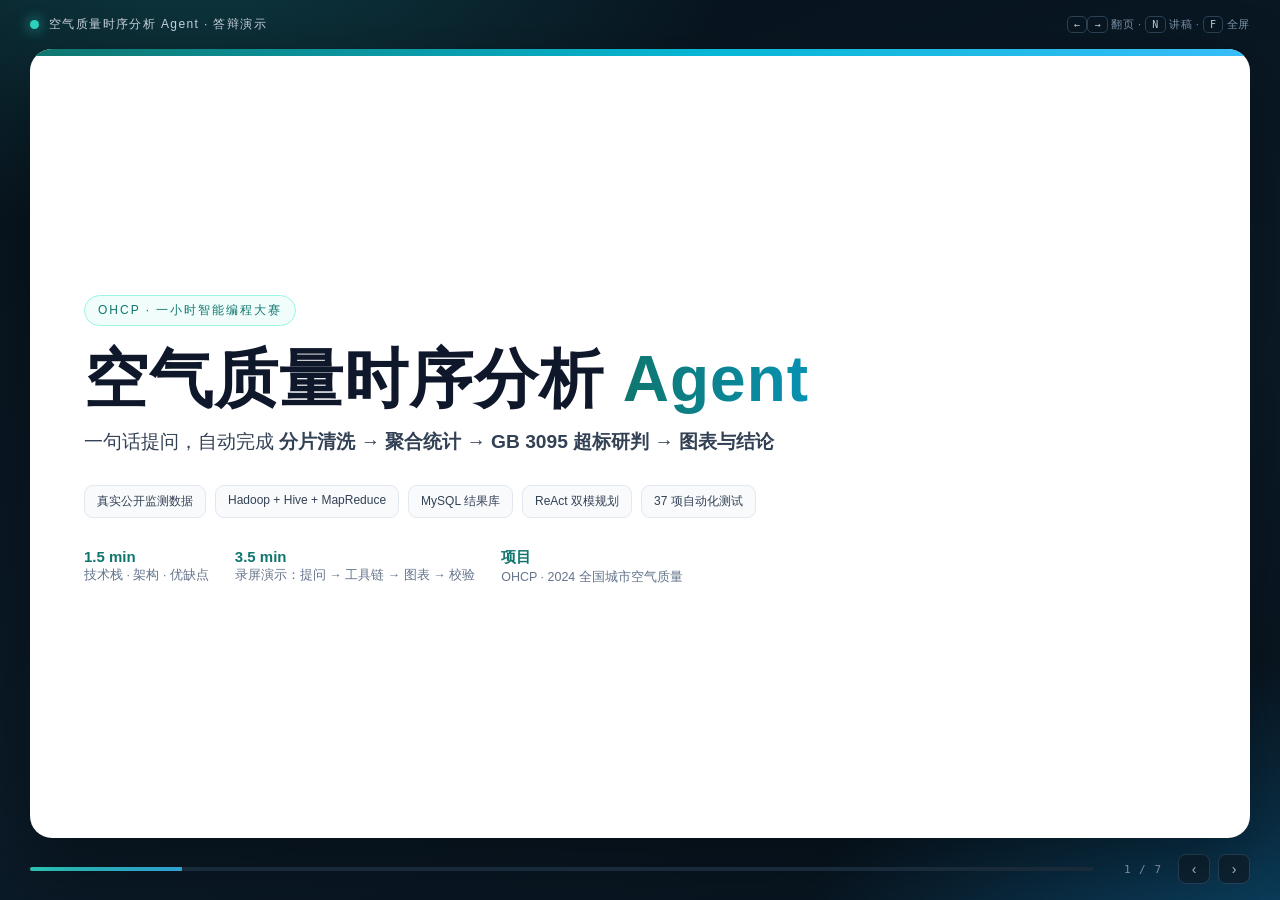
<file: docs/答辩演示.html>
<!DOCTYPE html>
<html lang="zh-CN">
<head>
<meta charset="UTF-8">
<meta name="viewport" content="width=device-width, initial-scale=1.0">
<title>空气质量时序分析 Agent · 答辩演示</title>
<style>
:root {
  --ink: #0f172a;
  --muted: #64748b;
  --line: #e2e8f0;
  --brand: #0f766e;
  --brand-2: #0e7490;
  --soft: #f0fdfa;
  --bg: #07121c;
  --card: #ffffff;
  --ok: #047857;
  --warn: #b45309;
  --danger: #b91c1c;
  --mono: "JetBrains Mono", Consolas, monospace;
}
* { box-sizing: border-box; }
html, body { height: 100%; margin: 0; }
body {
  font-family: -apple-system, BlinkMacSystemFont, "Segoe UI", "PingFang SC",
    "Hiragino Sans GB", "Microsoft YaHei", sans-serif;
  color: var(--ink);
  background:
    radial-gradient(1000px 600px at 15% -10%, #0f3f46 0%, transparent 55%),
    radial-gradient(900px 600px at 100% 110%, #0c4a6e 0%, transparent 55%),
    linear-gradient(160deg, #07121c, #0b1b28 60%, #07121c);
  overflow: hidden;
}
.deck { position: relative; height: 100vh; display: flex; flex-direction: column; }

/* top bar */
.top {
  flex: 0 0 auto;
  display: flex; align-items: center; justify-content: space-between;
  padding: 16px 30px 8px;
  color: #cbd5e1;
}
.brand { font-size: 12px; letter-spacing: 1.4px; display: flex; align-items: center; gap: 10px; }
.brand i {
  width: 9px; height: 9px; border-radius: 50%;
  background: #2dd4bf; box-shadow: 0 0 14px #2dd4bf; display: inline-block;
}
.hint { font-size: 11px; color: #7c93a8; letter-spacing: .5px; }
.hint kbd {
  font-family: var(--mono); font-size: 10px; padding: 2px 6px;
  border: 1px solid #2b4356; border-radius: 5px; color: #b9cbd8;
}

/* stage */
.stage {
  position: relative;
  flex: 1 1 auto;
  margin: 8px 30px;
  display: flex; align-items: stretch; justify-content: center;
  min-height: 0;
}
.slide-wrap {
  position: relative;
  width: 100%; max-width: 1320px; height: 100%;
  display: flex; align-items: center; justify-content: center;
}
.slide {
  display: none;
  width: 100%; height: 100%;
  max-height: 100%;
  background: var(--card);
  border-radius: 22px;
  padding: 40px 54px 46px;
  box-shadow: 0 26px 70px rgba(0, 0, 0, .35);
  overflow: auto;
  position: relative;
}
.slide.active { display: flex; flex-direction: column; animation: enter .28s ease; }
.slide::before {
  content: "";
  position: absolute; left: 0; top: 0; right: 0; height: 7px;
  background: linear-gradient(90deg, #0f766e, #06b6d4 55%, #38bdf8);
  border-radius: 22px 22px 0 0;
}
.slide h2 {
  margin: 8px 0 6px;
  font-size: clamp(24px, 2.5vw, 34px);
  letter-spacing: .5px;
}
.slide h2 .no {
  font-family: var(--mono);
  font-size: .55em; color: #99f6e4;
  background: #0f766e; padding: 2px 8px; border-radius: 7px;
  vertical-align: middle; margin-right: 10px; letter-spacing: 1px;
}
.subtitle { color: var(--muted); font-size: 14px; margin: 0 0 18px; }
.slide h3 { margin: 0 0 8px; font-size: 15px; color: var(--brand); }
.body { flex: 1 1 auto; min-height: 0; }

/* cover */
.cover { justify-content: center; text-align: left; }
.cover .kicker {
  display: inline-block; font-size: 12px; letter-spacing: 2px;
  color: #0f766e; background: var(--soft); border: 1px solid #99f6e4;
  padding: 6px 13px; border-radius: 999px; margin-bottom: 18px;
  width: fit-content;
}
.cover h1 {
  margin: 0 0 12px;
  font-size: clamp(38px, 5vw, 66px);
  line-height: 1.1;
  letter-spacing: 1px;
}
.cover h1 span {
  background: linear-gradient(90deg, #0f766e, #0891b2);
  -webkit-background-clip: text; background-clip: text; color: transparent;
}
.cover .lead { font-size: clamp(15px, 1.5vw, 20px); color: #334155; margin: 0 0 26px; line-height: 1.7; }
.cover .chips { display: flex; flex-wrap: wrap; gap: 9px; margin-bottom: 30px; }
.cover .chips span {
  font-size: 12px; padding: 7px 12px; border-radius: 9px;
  background: #f8fafc; border: 1px solid var(--line); color: #334155;
}
.cover .agenda { display: flex; gap: 26px; font-size: 12.5px; color: var(--muted); flex-wrap: wrap; }
.cover .agenda b { color: var(--brand); font-size: 15px; display: block; margin-bottom: 2px; }
</style>
</head>
<body>
<style>
/* ---------- 通用布局 ---------- */
.grid-3 { display: grid; grid-template-columns: repeat(3, 1fr); gap: 14px; }
.grid-2 { display: grid; grid-template-columns: 1fr 1fr; gap: 16px; }
.card {
  border: 1px solid var(--line);
  border-radius: 14px;
  padding: 16px 18px;
  background: #fbfdff;
}
.card .tag {
  font-family: var(--mono);
  font-size: 10.5px; color: #0e7490;
  background: #ecfeff; border: 1px solid #a5f3fc;
  padding: 3px 7px; border-radius: 6px;
  display: inline-block; margin-bottom: 8px;
}
.card h4 { margin: 0 0 5px; font-size: 15px; }
.card p { margin: 0; font-size: 12.5px; line-height: 1.65; color: #475569; }
.card b { color: #0f172a; }

/* ---------- 技术栈 ---------- */
.stack-note {
  margin-top: 16px; padding: 10px 14px;
  border-left: 3px solid #14b8a6;
  background: linear-gradient(90deg, #f0fdfa, #f8fafc);
  border-radius: 0 10px 10px 0;
  font-size: 12.5px; color: #0f5132;
}

/* ---------- 架构流水线 ---------- */
.flow { display: flex; flex-direction: column; gap: 14px; margin-top: 6px; }
.flow-row { display: flex; align-items: center; gap: 8px; flex-wrap: wrap; }
.flow-node {
  padding: 11px 14px;
  border-radius: 11px;
  border: 1px solid #bae6fd;
  background: #f0f9ff;
  font-size: 12.5px;
  color: #0c4a6e;
  line-height: 1.35;
}
.flow-node b { display: block; font-size: 13px; }
.flow-node.hi { background: #f0fdfa; border-color: #99f6e4; color: #0f766e; }
.flow-node.dark { background: #0f172a; border-color: #0f172a; color: #e2e8f0; }
.flow-node.dark b { color: #5eead4; }
.flow-arrow { color: #94a3b8; font-size: 16px; }
.flow-caption { font-size: 11.5px; color: var(--muted); margin-top: 4px; }

/* ---------- 优点 / 局限 ---------- */
.points { display: flex; flex-direction: column; gap: 11px; }
.point { display: grid; grid-template-columns: 30px 1fr; gap: 12px; align-items: start; }
.point .num {
  width: 28px; height: 28px; border-radius: 9px;
  background: #ccfbf1; color: #0f766e;
  display: grid; place-items: center;
  font-weight: 700; font-size: 12px;
}
.point h4 { margin: 0 0 3px; font-size: 14.5px; }
.point p { margin: 0; font-size: 12.5px; color: #475569; line-height: 1.6; }
.point code { font-family: var(--mono); font-size: 11px; background: #f1f5f9; padding: 1px 5px; border-radius: 5px; }

.table { width: 100%; border-collapse: collapse; font-size: 12.5px; }
.table th, .table td { text-align: left; padding: 10px 12px; border-bottom: 1px solid var(--line); vertical-align: top; }
.table th { font-size: 11px; color: var(--muted); letter-spacing: .5px; font-weight: 600; }
.table td:first-child { font-weight: 600; width: 30%; }
.table td:last-child { color: #0f5132; }
</style>

<style>
/* ---------- 指标 ---------- */
.metrics { display: grid; grid-template-columns: repeat(4, 1fr); gap: 12px; margin-top: 10px; }
.metric {
  border: 1px solid var(--line); border-radius: 14px;
  padding: 16px; background: linear-gradient(180deg, #f8fafc, #fff);
}
.metric b { display: block; font-size: 30px; line-height: 1.1; color: #0f766e; letter-spacing: -.5px; }
.metric span { font-size: 11.5px; color: var(--muted); }
.proof { margin-top: 14px; display: flex; flex-wrap: wrap; gap: 8px; }
.proof span {
  font-size: 11.5px; padding: 6px 10px; border-radius: 8px;
  background: #f1f5f9; border: 1px solid var(--line); color: #334155;
}
.proof b { color: #0f766e; }
.quote {
  margin-top: 16px; padding: 12px 16px;
  border-radius: 12px; background: #0f172a; color: #cbd5e1;
  font-size: 12.5px; line-height: 1.7;
}
.quote b { color: #5eead4; }

/* ---------- 录屏路线 ---------- */
.route { display: grid; grid-template-columns: repeat(4, 1fr); gap: 12px; }
.step {
  border: 1px solid var(--line); border-radius: 14px; padding: 14px;
  background: #fbfdff; position: relative;
}
.step .time {
  font-family: var(--mono); font-size: 10.5px; color: #0e7490;
  background: #ecfeff; border: 1px solid #a5f3fc;
  border-radius: 6px; padding: 3px 6px; display: inline-block; margin-bottom: 8px;
}
.step h4 { margin: 0 0 5px; font-size: 13.5px; }
.step p { margin: 0; font-size: 11.5px; line-height: 1.65; color: #475569; }
.checklist { margin-top: 14px; display: flex; flex-wrap: wrap; gap: 8px; }
.checklist span {
  font-size: 11.5px; padding: 6px 10px; border-radius: 8px;
  background: #ecfdf5; border: 1px solid #a7f3d0; color: #047857;
}

/* ---------- 底部导航 ---------- */
.bottom {
  flex: 0 0 auto;
  display: flex; align-items: center; gap: 16px;
  padding: 8px 30px 16px;
  color: #94a3b8;
}
.progress { flex: 1; height: 4px; background: #1e3345; border-radius: 4px; overflow: hidden; }
.progress i { display: block; height: 100%; width: 0; background: linear-gradient(90deg, #2dd4bf, #38bdf8); transition: width .25s ease; }
.counter { font-family: var(--mono); font-size: 11px; letter-spacing: 1px; min-width: 52px; text-align: right; }
.nav { display: flex; gap: 8px; }
.nav button {
  width: 32px; height: 30px; border-radius: 8px;
  border: 1px solid #27465c; background: #0d2333; color: #b9cbd8;
  cursor: pointer; font-size: 14px; line-height: 1;
}
.nav button:hover { border-color: #2dd4bf; color: #5eead4; }

/* ---------- 讲稿 ---------- */
.notes {
  position: fixed; right: 22px; top: 62px; bottom: 70px;
  width: 360px; max-width: 40vw;
  background: rgba(8, 20, 30, .97);
  border: 1px solid #1e3a4c;
  border-radius: 14px;
  color: #cbd5e1;
  padding: 16px 18px;
  overflow: auto;
  display: none;
  z-index: 40;
  box-shadow: 0 20px 50px rgba(0, 0, 0, .45);
}
.notes.open { display: block; }
.notes h3 { margin: 0 0 10px; font-size: 12px; color: #5eead4; letter-spacing: 1px; }
.notes p { margin: 0 0 10px; font-size: 12px; line-height: 1.75; }
.notes .t { color: #7dd3fc; font-family: var(--mono); font-size: 10.5px; }
.notes ul { margin: 0 0 10px; padding-left: 18px; font-size: 11.5px; line-height: 1.7; }

@keyframes enter { from { opacity: 0; transform: translateY(10px) scale(.995); } to { opacity: 1; transform: none; } }

@media (max-width: 1100px) {
  .slide { padding: 26px 26px 30px; }
  .grid-3 { grid-template-columns: 1fr 1fr; }
  .metrics { grid-template-columns: 1fr 1fr; }
  .route { grid-template-columns: 1fr 1fr; }
  .grid-2 { grid-template-columns: 1fr; }
  .hint { display: none; }
}
@media print {
  body { background: #fff; overflow: visible; }
  .top, .bottom, .notes { display: none !important; }
  .deck, .stage, .slide-wrap { display: block; height: auto; margin: 0; }
  .slide { display: flex !important; page-break-after: always; box-shadow: none; border: 1px solid #ddd; height: 92vh; }
}
</style>

<div class="deck" id="deck">
  <header class="top">
    <div class="brand"><i></i> 空气质量时序分析 Agent · 答辩演示</div>
    <div class="hint">
      <kbd>←</kbd><kbd>→</kbd> 翻页 · <kbd>N</kbd> 讲稿 · <kbd>F</kbd> 全屏
    </div>
  </header>

  <main class="stage">
    <div class="slide-wrap" id="slideWrap">

      <!-- 1 封面 -->
      <section class="slide cover active">
        <div class="kicker">OHCP · 一小时智能编程大赛</div>
        <h1>空气质量时序分析 <span>Agent</span></h1>
        <p class="lead">
          一句话提问，自动完成
          <b>分片清洗 → 聚合统计 → GB 3095 超标研判 → 图表与结论</b>
        </p>
        <div class="chips">
          <span>真实公开监测数据</span>
          <span>Hadoop + Hive + MapReduce</span>
          <span>MySQL 结果库</span>
          <span>ReAct 双模规划</span>
          <span>37 项自动化测试</span>
        </div>
        <div class="agenda">
          <div><b>1.5 min</b>技术栈 · 架构 · 优缺点</div>
          <div><b>3.5 min</b>录屏演示：提问 → 工具链 → 图表 → 校验</div>
          <div><b>项目</b>OHCP · 2024 全国城市空气质量</div>
        </div>
        <div class="slide-notes" hidden>
          <p><span class="t">0:00–0:15</span></p>
          <p>各位老师好，我们做的是空气质量时序分析 Agent。用户只需要一句中文提问，
            系统就会自动完成数据清洗、聚合统计、国标超标研判、画图和结论输出。</p>
          <p>技术上用了 Hadoop、Hive、MapReduce、MySQL 和 Python，下面用一分半介绍技术栈和取舍，
            再用三分半录屏演示完整流程。</p>
        </div>
      </section>

      <!-- 2 技术栈 -->
      <section class="slide">
        <h2><span class="no">01</span>技术栈：每一层都有明确分工</h2>
        <p class="subtitle">不是堆技术，而是让“存储—计算—服务—智能”各司其职</p>
        <div class="body">
          <div class="grid-3">
            <div class="card">
              <span class="tag">Hadoop 3.3.6</span>
              <h4>HDFS + YARN</h4>
              <p>按月分片写入 HDFS，原始分片留档、清洗分片供计算；
                 计算与存储分离，预留横向扩容接口。</p>
            </div>
            <div class="card">
              <span class="tag">Hive 3.1.3</span>
              <h4>ODS → DWD → DWS → ADS</h4>
              <p>SQL 完成类型转换、量程过滤、城市日均与年月聚合；
                 口径与 Python 侧一致。</p>
            </div>
            <div class="card">
              <span class="tag">MapReduce Streaming</span>
              <h4>独立再算一遍</h4>
              <p>Python 写 map/reduce 统计城市 PM2.5 均值，
                 与 Hive 结果逐城市对账。</p>
            </div>
            <div class="card">
              <span class="tag">MySQL 8.0</span>
              <h4>结果库</h4>
              <p>3 张事实表 + 维表 + 视图 + 存储过程 + 定时事件；
                 Agent 与前端毫秒级查询。</p>
            </div>
            <div class="card">
              <span class="tag">Python 3.10</span>
              <h4>pandas · matplotlib · unittest</h4>
              <p>分片清洗引擎、国标判定、图表与 37 项自动化测试；
                 全部纯函数、可单测。</p>
            </div>
            <div class="card">
              <span class="tag">ReAct Agent</span>
              <h4>8 个工具 + 双模规划</h4>
              <p>LLM 只做任务拆解；无 Key/断网自动切规则规划器；
                 Web 端零依赖（http.server）。</p>
            </div>
          </div>
          <div class="stack-note">
            关键约束：<b>大模型不参与任何数值计算</b>，所有统计与判定都在本地真实数据上由工具完成，
            结果可复算、可对账。
          </div>
        </div>
        <div class="slide-notes" hidden>
          <p><span class="t">0:15–0:55</span></p>
          <p>我们的技术栈分四层：Hadoop 负责存储，Hive 和 MapReduce 负责计算，MySQL 做结果服务，
            Python 负责数据引擎和 Agent。</p>
          <p>特别说明两点：第一，Hive 和 MapReduce 会把同一个指标各算一遍，用来对账；
            第二，大模型只做任务规划，所有数字来自本地工具，避免编造结果。</p>
        </div>
      </section>

      <!-- 3 架构 -->
      <section class="slide">
        <h2><span class="no">02</span>全链路架构：从真实数据到一句结论</h2>
        <p class="subtitle">分片批处理贯穿始终，361 天数据不一次性载入内存</p>
        <div class="body">
          <div class="flow">
            <div class="flow-row">
              <div class="flow-node dark"><b>真实公开数据</b>2024 全国城市<br>361 天 · 342 城</div>
              <span class="flow-arrow">→</span>
              <div class="flow-node"><b>按月分片</b>12 个 chunk<br>约 300 万行</div>
              <span class="flow-arrow">→</span>
              <div class="flow-node hi"><b>清洗 DWD</b>缺失填充 · 3×IQR<br>去重 · 物理量程</div>
              <span class="flow-arrow">→</span>
              <div class="flow-node"><b>HDFS / Hive</b>ODS → DWD<br>→ DWS → ADS</div>
            </div>
            <div class="flow-row">
              <div class="flow-node"><b>MapReduce 对账</b>Streaming<br>独立计算城市均值</div>
              <span class="flow-arrow">→</span>
              <div class="flow-node"><b>MySQL 结果库</b>事实/维表<br>视图 · 存储过程</div>
              <span class="flow-arrow">→</span>
              <div class="flow-node hi"><b>ReAct Agent</b>8 工具 · 双模规划<br>记忆 · 校验 · 告警</div>
              <span class="flow-arrow">→</span>
              <div class="flow-node dark"><b>交付</b>四段式结论<br>PNG 图表 · Web</div>
            </div>
          </div>
          <p class="flow-caption">
            统计口径唯一来源：<code>core/gb3095.py</code>（GB 3095—2012 二级标准）；
            每个环节都有落盘产物：清洗报告、Hive vs pandas、MapReduce vs Hive、MySQL vs 本地。
          </p>
          <div class="quote">
            <b>为什么强调“分片”？</b> 读取、清洗、聚合都按月 chunk 处理；
            全年 300 万行不会一次性进内存，换成多年数据只需增加分片文件。
          </div>
        </div>
        <div class="slide-notes" hidden>
          <p><span class="t">0:55–1:15</span></p>
          <p>链路从左到右：真实数据先按月分片，清洗后进 HDFS 和 Hive 四层建模，
            MapReduce 独立再算一遍，结果落到 MySQL，最后 Agent 读数据、调工具、出结论。</p>
          <p>三个引擎的结果会互相对账，保证不是“跑通一次”的偶然结果。</p>
        </div>
      </section>

      <!-- 4 优点 -->
      <section class="slide">
        <h2><span class="no">03</span>优点：结果可信、演示可靠</h2>
        <p class="subtitle">相比“能跑通”的同类方案，我们多做了一步：让结果可证明</p>
        <div class="body">
          <div class="grid-2">
            <div class="points">
              <div class="point">
                <span class="num">1</span>
                <div><h4>真实数据、可复核</h4>
                  <p>国家城市空气质量实时发布平台公开数据；分片清洗前后行数、缺失、越界、填充量全部落盘。</p></div>
              </div>
              <div class="point">
                <span class="num">2</span>
                <div><h4>三方对账</h4>
                  <p>Hive、MapReduce、pandas 对同一指标各算一遍；偏差写入
                    <code>hive_vs_pandas.json</code>、<code>mapreduce_vs_hive.json</code>。</p></div>
              </div>
              <div class="point">
                <span class="num">3</span>
                <div><h4>演示不翻车</h4>
                  <p>LLM 规划 + 规则兜底双模；无网络、无 Key 依然能完整跑通 3 个官方示例。</p></div>
              </div>
            </div>
            <div class="points">
              <div class="point">
                <span class="num">4</span>
                <div><h4>结果有护栏</h4>
                  <p>5 类校验：非空、物理范围、国标一致性、加权独立复算、MySQL 跨引擎对账；
                    不通过会明确标红。</p></div>
              </div>
              <div class="point">
                <span class="num">5</span>
                <div><h4>业务化思政</h4>
                  <p>超标研判自然带出国标限值科普与 1~2 行生态感悟，重污染自动附污染物健康科普卡片。</p></div>
              </div>
              <div class="point">
                <span class="num">6</span>
                <div><h4>零依赖 Web 交付</h4>
                  <p>标准库 <code>http.server</code> 同时托管前端与 API，一条命令启动，现场少一个故障点。</p></div>
              </div>
            </div>
          </div>
        </div>
        <div class="slide-notes" hidden>
          <p><span class="t">1:15–1:25</span></p>
          <p>优点可以概括成两句话：第一，真实数据和三方对账让结果可信；
            第二，双模规划和结果校验让现场演示可靠，断网也能跑。</p>
        </div>
      </section>

      <!-- 5 局限 -->
      <section class="slide">
        <h2><span class="no">04</span>局限与应对：不回避边界</h2>
        <p class="subtitle">一小时比赛做的是可交付的最小闭环，而不是“无所不能”</p>
        <div class="body">
          <table class="table">
            <thead>
              <tr><th>局限</th><th>说明</th><th>应对 / 下一步</th></tr>
            </thead>
            <tbody>
              <tr>
                <td>单机伪分布式</td>
                <td>HDFS/YARN 部署在同一台机器，不是真实多节点集群。</td>
                <td>分片接口与 HDFS 路径已保留，增加节点即可横向扩展，无需改业务代码。</td>
              </tr>
              <tr>
                <td>指标范围有限</td>
                <td>当前覆盖 6 项常规污染物 + AQI，未包含更多特征污染物。</td>
                <td>配置表驱动，新增指标只需扩展字段映射与国标限值表。</td>
              </tr>
              <tr>
                <td>大模型依赖</td>
                <td>自然语言理解上限受模型能力影响；API 可能限流或断网。</td>
                <td>只用于任务拆解；超时 8 秒自动切规则规划器，计算永不离线。</td>
              </tr>
              <tr>
                <td>批处理时效</td>
                <td>数据更新需要重跑分片与聚合，不是实时流。</td>
                <td>分片命名与读取接口已预留，可接 Flink/Spark Streaming 增量计算。</td>
              </tr>
            </tbody>
          </table>
          <div class="quote">
            <b>取舍逻辑：</b> 一小时里优先保证“真实数据 + 正确口径 + 可复现演示”；
            扩展性通过接口与配置预留，而不是堆功能。
          </div>
        </div>
        <div class="slide-notes" hidden>
          <p><span class="t">1:25–1:30</span></p>
          <p>局限主要有四个：单机伪分布式、指标范围、模型依赖和批处理时效。
            我们的应对分别是：分片扩容、配置扩展、规则兜底、预留流式接口。</p>
        </div>
      </section>

      <!-- 6 证据 -->
      <section class="slide">
        <h2><span class="no">05</span>质量证据：每个数字都能复核</h2>
        <p class="subtitle">不是“演示成功”，而是“结果可信、过程可复现”</p>
        <div class="body">
          <div class="metrics">
            <div class="metric"><b>361</b><span>天真实监测数据<br>（源站 5 天缺档，如实说明）</span></div>
            <div class="metric"><b>342</b><span>个城市<br>覆盖 31 个省级行政区</span></div>
            <div class="metric"><b>≈300万</b><span>行小时级记录<br>按月 12 个分片</span></div>
            <div class="metric"><b>37</b><span>项自动化测试<br>全部通过（含 Web E2E）</span></div>
          </div>
          <div class="proof">
            <span><b>清洗</b> output/cleaning_report.json</span>
            <span><b>Hive vs pandas</b> output/hive_vs_pandas.json</span>
            <span><b>MapReduce vs Hive</b> output/mapreduce_vs_hive.json</span>
            <span><b>MySQL vs 本地</b> output/mysql_vs_local.json</span>
            <span><b>测试报告</b> output/test_report.txt</span>
          </div>
          <div class="quote">
            <b>可复现：</b> <code>python3 run_all.py 2 12</code> 从分片到图表、MySQL、测试一键重跑；
            <code>python3 -m unittest discover -s tests</code> 可单独验证。
          </div>
        </div>
        <div class="slide-notes" hidden>
          <p><span class="t">1:30–1:35（过渡到录屏）</span></p>
          <p>这些数字都能在 output 目录里找到对应文件，测试和三层对账都可以现场重跑。
            下面进入三分半的录屏演示。</p>
        </div>
      </section>

      <!-- 7 录屏路线 -->
      <section class="slide">
        <h2><span class="no">06</span>3.5 分钟录屏路线</h2>
        <p class="subtitle">先跑示例，再展示追问与告警，最后用校验和概览收尾</p>
        <div class="body">
          <div class="route">
            <div class="step">
              <span class="time">0:00–1:10</span>
              <h4>示例 1：TOP5 + 月度曲线</h4>
              <p>点「示例 1」→ 讲清 8 步工具链 → 展开 ReAct 轨迹 →
                 展示 TOP5 表格、国标判定与折线图。</p>
            </div>
            <div class="step">
              <span class="time">1:10–2:10</span>
              <h4>多轮追问：PM10</h4>
              <p>点「追问」→ Agent 自动带入上一轮 5 个城市 →
                 说明记忆机制，不用重复输入城市。</p>
            </div>
            <div class="step">
              <span class="time">2:10–3:10</span>
              <h4>省份占比 + 突变告警</h4>
              <p>点「示例 2」看饼图与省份超标率；点「告警」看
                 月度突变与污染突发时段。</p>
            </div>
            <div class="step">
              <span class="time">3:10–3:30</span>
              <h4>收尾：概览 + 校验</h4>
              <p>回到顶部看 361 天/342 城/12 分片，指出“校验 5/5”徽章，
                 口述三方对账与 37 项测试。</p>
            </div>
          </div>
          <div class="checklist">
            <span>✓ 先运行 ./start.sh</span>
            <span>✓ 顶部三个状态胶囊为绿色</span>
            <span>✓ 浏览器缩放 125%</span>
            <span>✓ 提前跑一次示例 1 预热缓存</span>
            <span>✓ 关闭通知/终端窗口</span>
          </div>
          <div class="quote">
            <b>收尾话术：</b> 我们不仅让 Agent 跑通，还让每一个数字可对账、每一次演示不翻车，
            这就是我们与同类方案最大的差异。
          </div>
        </div>
        <div class="slide-notes" hidden>
          <p><span class="t">录屏提示</span></p>
          <ul>
            <li>分辨率 1920×1080，浏览器全屏，缩放 125%。</li>
            <li>先跑一次示例 1 预热（清洗与日均缓存已就绪时 1 秒内返回）。</li>
            <li>录屏时语速放慢，鼠标指向“规划器、工具步数、校验 5/5”三个徽章。</li>
            <li>若网络/模型不可用，提前在页面选“规则规划器”，讲解词不变。</li>
          </ul>
        </div>
      </section>

    </div>
  </main>

  <footer class="bottom">
    <div class="progress"><i id="progressBar"></i></div>
    <div class="counter"><span id="pageNow">1</span> / <span id="pageTotal">7</span></div>
    <div class="nav">
      <button id="prevBtn" type="button" aria-label="上一页">‹</button>
      <button id="nextBtn" type="button" aria-label="下一页">›</button>
    </div>
  </footer>

  <aside class="notes" id="notes">
    <h3>讲稿 · 按 N 关闭</h3>
    <div id="notesBody"></div>
  </aside>
</div>

<script>
(function () {
  const slides = Array.from(document.querySelectorAll(".slide"));
  const bar = document.getElementById("progressBar");
  const pageNow = document.getElementById("pageNow");
  const pageTotal = document.getElementById("pageTotal");
  const notes = document.getElementById("notes");
  const notesBody = document.getElementById("notesBody");
  let index = 0;

  pageTotal.textContent = slides.length;

  function render() {
    slides.forEach((slide, i) => slide.classList.toggle("active", i === index));
    pageNow.textContent = index + 1;
    bar.style.width = ((index + 1) / slides.length * 100) + "%";
    const box = slides[index].querySelector(".slide-notes");
    notesBody.innerHTML = box ? box.innerHTML : "<p>（本页无讲稿）</p>";
    if (location.hash !== "#" + (index + 1)) {
      history.replaceState(null, "", "#" + (index + 1));
    }
  }

  function go(target) {
    index = Math.max(0, Math.min(slides.length - 1, target));
    render();
  }

  document.addEventListener("keydown", (event) => {
    if (event.key === "ArrowRight" || event.key === " " || event.key === "PageDown") {
      event.preventDefault(); go(index + 1);
    } else if (event.key === "ArrowLeft" || event.key === "PageUp") {
      event.preventDefault(); go(index - 1);
    } else if (event.key === "Home") {
      go(0);
    } else if (event.key === "End") {
      go(slides.length - 1);
    } else if (event.key === "n" || event.key === "N") {
      notes.classList.toggle("open");
    } else if (event.key === "f" || event.key === "F") {
      if (!document.fullscreenElement) {
        document.documentElement.requestFullscreen &&
          document.documentElement.requestFullscreen();
      } else if (document.exitFullscreen) {
        document.exitFullscreen();
      }
    }
  });

  document.getElementById("prevBtn").addEventListener("click", () => go(index - 1));
  document.getElementById("nextBtn").addEventListener("click", () => go(index + 1));

  let startX = null;
  document.addEventListener("touchstart", (e) => { startX = e.touches[0].clientX; },
    { passive: true });
  document.addEventListener("touchend", (e) => {
    if (startX === null) return;
    const dx = e.changedTouches[0].clientX - startX;
    if (Math.abs(dx) > 50) go(index + (dx < 0 ? 1 : -1));
    startX = null;
  }, { passive: true });

  const fromHash = parseInt((location.hash || "").replace("#", ""), 10);
  index = Number.isFinite(fromHash) && fromHash >= 1 && fromHash <= slides.length
    ? fromHash - 1 : 0;
  render();
})();
</script>
</body>
</html>
</file>
